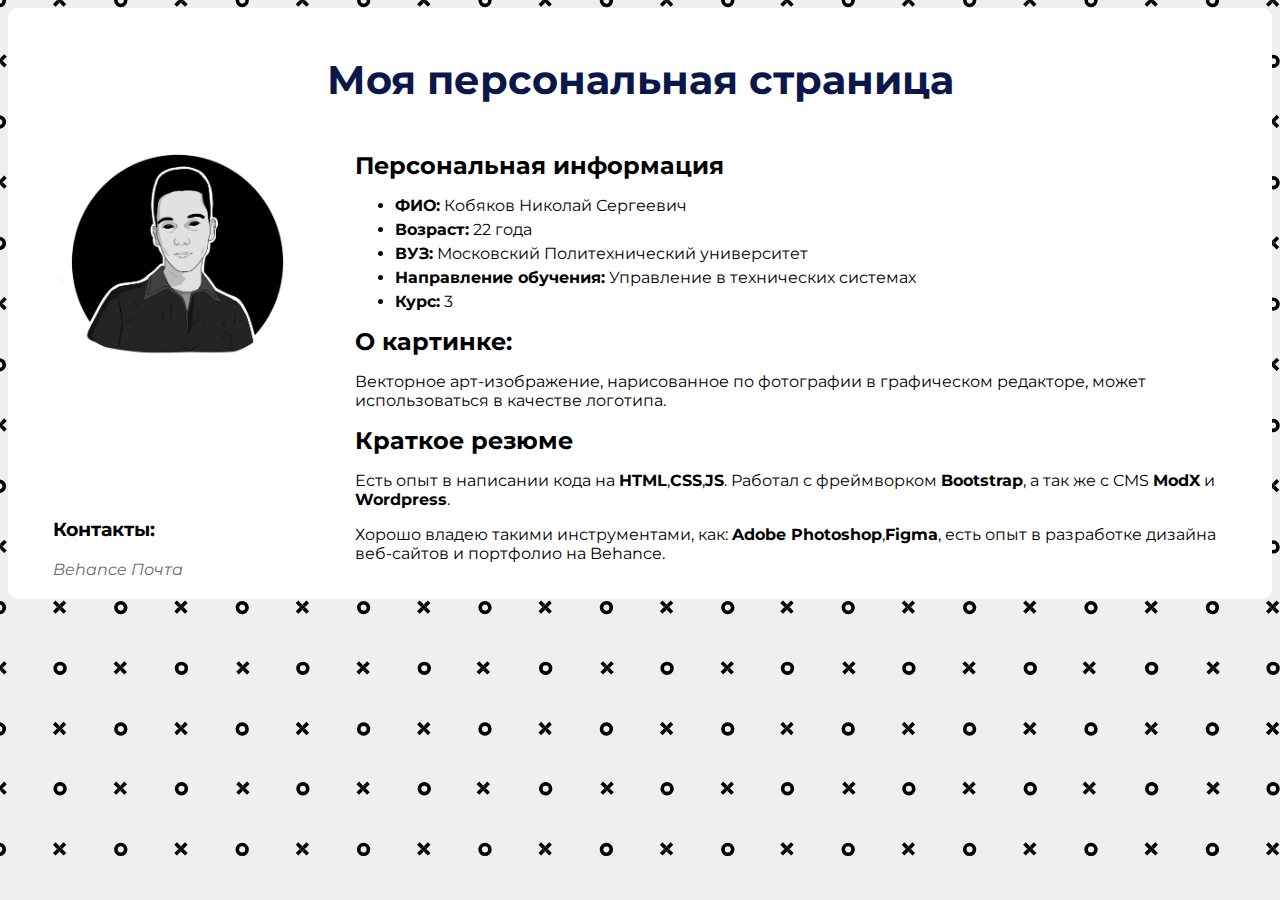
<file: index.html>
<!DOCTYPE html>
<html lang="ru">
  <head>
    <meta charset="UTF-8" />
    <meta http-equiv="X-UA-Compatible" content="IE=edge" />
    <meta name="viewport" content="width=device-width, initial-scale=1.0" />
    <link rel="stylesheet" href="style.css" />
    <title>Моя персональная страница</title>
  </head>
  <body>
    <!-- комментарий в рамках лабораторной по GIT -->
    <div class="container">
      <h1>Моя персональная страница</h1>
      <div class="content">
        <div class="left_block">
          <img src="img/Art.jpg" alt="Арт-изображение автора страницы" />
          <div class="contacts">
            <h3>Контакты:</h3>
            <i><a href="https://www.behance.net/belotserkovets">Behance</a></i>
            <i><a href="mailto:belotserkovets@gmail.com">Почта</a></i>
          </div>
        </div>
        <div class="text">
          <h2 class="padding">Персональная информация</h2>
          <ul>
            <li><strong>ФИО:</strong> Кобяков Николай Сергеевич</li>
            <li><strong>Возраст:</strong> 22 года</li>
            <li><strong>ВУЗ:</strong> Московский Политехнический университет</li>
            <li><strong>Направление обучения:</strong> Управление в технических системах</li>
            <li><strong>Курс:</strong> 3</li>
          </ul>
          <h2>О картинке:</h2>
          <p>Векторное арт-изображение, нарисованное по фотографии в графическом редакторе, может использоваться в качестве логотипа.</p>
          <h2>Краткое резюме</h2>
          <p>
            Есть опыт в написании кода на <strong>HTML</strong>,<strong>CSS</strong>,<strong>JS</strong>. Работал с фреймворком <strong>Bootstrap</strong>, а так же с CMS <strong>ModX</strong> и
            <strong>Wordpress</strong>.
          </p>
          <p>
            Хорошо владею такими инструментами, как: <strong>Adobe Photoshop</strong>,<strong>Figma</strong>, есть опыт в разработке дизайна веб-сайтов и портфолио на
            <a href="https://www.behance.net/belotserkovets">Behance</a>.
          </p>
        </div>
      </div>
    </div>
  </body>
</html>
</file>
<file: style.css>
/* комментарий в рамках лабораторной по GIT */
@import url("https://fonts.googleapis.com/css2?family=Montserrat:wght@400;600&display=swap");

body {
  background-image: url(img/bg_pattern.svg);
  background-repeat: repeat;
  display: flex;
  justify-content: center;
}

.container {
  width: 1376px;
  background-color: white;
  padding: 20px;
  border-radius: 10px;
}

h1,
h2,
h3,
i {
  font-family: "Montserrat", sans-serif;
}

p,
ul,
a {
  font-family: "Montserrat", regular;
}

a {
  text-decoration: none;
  color: #000;
}

a:visited {
  color: #000;
}

i {
  font-size: 1em;
  opacity: 0.6;
}

i:hover {
  opacity: 1;
  font-size: 1.1em;
}

.content {
  display: flex;
  margin-right: 30px;
}

h1 {
  font-size: 2.5em;
  text-align: center;
  color: #0c1749;
}

h2 {
  margin: 0;
  color: #000;
}

img {
  margin-right: 30px;
  width: 250px;
  height: 250px;
  border-radius: 125px;
}

.padding {
  padding-top: 20px;
}

li {
  margin-top: 5px;
  margin-bottom: 5px;
}

.left_block {
  display: flex;
  flex-wrap: wrap;
  align-content: space-between;
  margin-left: 25px;
}
</file>
